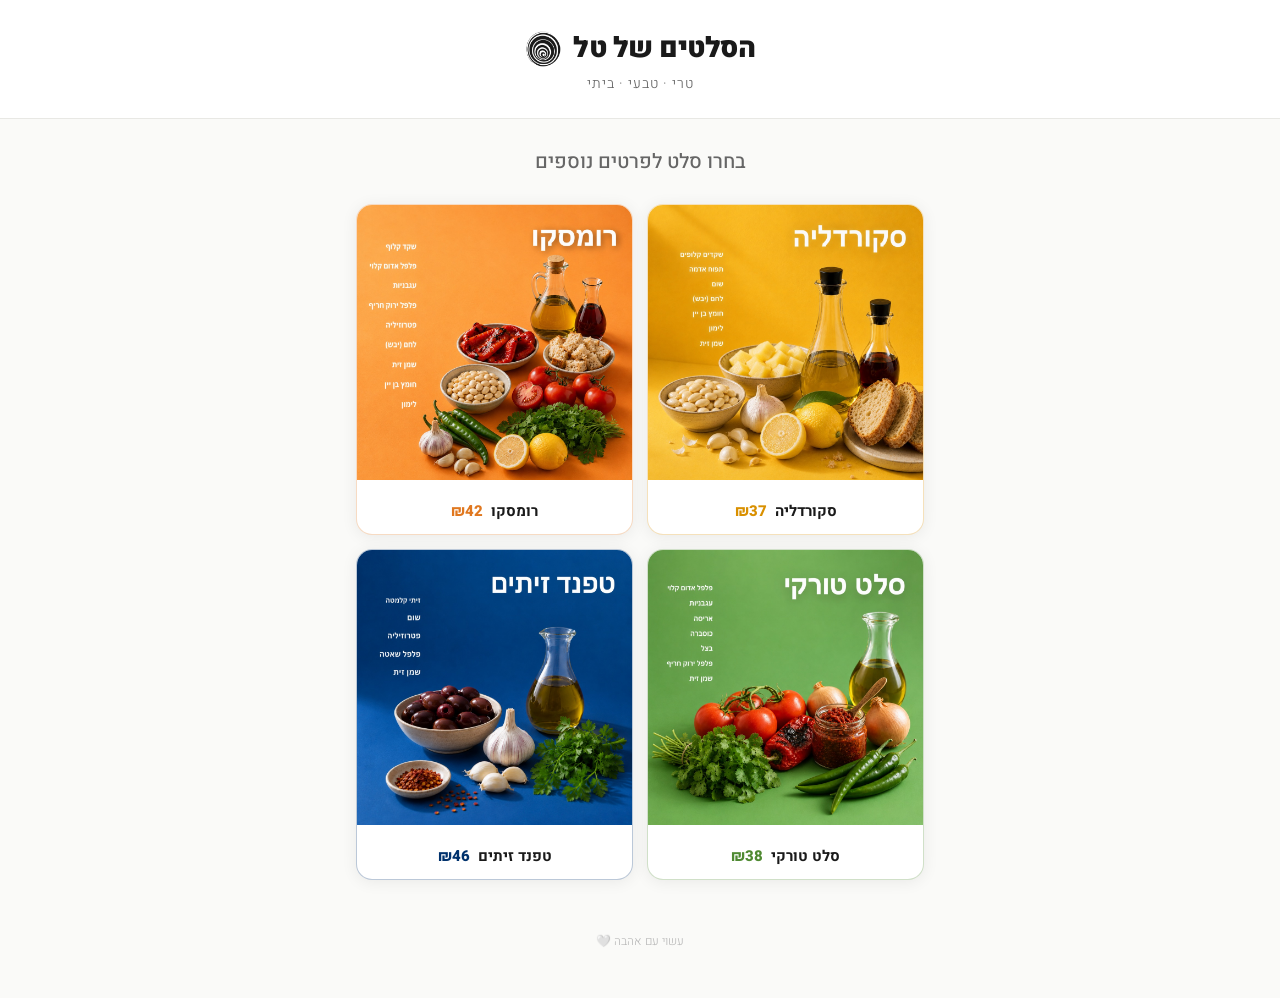
<file: index.html>
<!DOCTYPE html>
<html lang="he" dir="rtl">
<head>
  <meta charset="UTF-8" />
  <meta name="viewport" content="width=device-width, initial-scale=1.0" />
  <title>הסלטים של טל</title>
  <meta name="description" content="סלטים ביתיים טריים, טבעיים, עם אהבה" />
  <link rel="icon" type="image/png" href="logo.png" />
  <link rel="stylesheet" href="styles.css" />
</head>
<body>

  <header class="site-header">
    <div class="brand-row">
      <img class="site-logo" src="logo.png" alt="הסלטים של טל" />
      <div class="brand">הסלטים של טל</div>
    </div>
    <div class="tagline">טרי · טבעי · ביתי</div>
  </header>

  <div class="page-intro">
    <h2>בחרו סלט לפרטים נוספים</h2>
  </div>

  <div class="dips-grid" id="dips-grid">
    <!-- Cards injected by JS -->
  </div>

  <footer class="site-footer">
    עשוי עם אהבה 🤍
  </footer>

  <script>
    // Always fetch fresh data — bypasses browser cache
    fetch('data.js', { cache: 'no-cache' })
      .then(r => r.text())
      .then(code => {
        const getData = new Function(code + '; return dips;');
        renderGrid(getData());
      });

    function renderGrid(dips) {
      const grid = document.getElementById('dips-grid');
      Object.entries(dips).forEach(([id, dip]) => {
        const card = document.createElement('a');
        card.href = `dip.html?id=${id}`;
        card.className = 'dip-card';
        card.style.borderColor = dip.accent + '44';

        const priceHTML = dip.price
          ? `<span class="card-price" style="color:${dip.accent}">₪${dip.price}</span>`
          : '';
        const weightHTML = dip.weight
          ? `<span class="card-weight">כ-${dip.weight}</span>`
          : '';

        if (dip.image) {
          // Photo card — the graphic already shows the name
          card.classList.add('dip-card-photo');
          card.innerHTML = `
            <div class="card-photo"><img src="${dip.image}" alt="${dip.name}" loading="lazy" /></div>
            <div class="card-caption">${dip.name}${priceHTML}${weightHTML}</div>
          `;
        } else {
          // Fallback — emoji + color
          card.style.background = dip.color;
          card.innerHTML = `
            <span class="card-emoji">${dip.emoji}</span>
            <div class="card-name">${dip.name}</div>
            <div class="card-tagline">${dip.tagline}</div>
            ${priceHTML}${weightHTML}
          `;
        }
        grid.appendChild(card);
      });
    }
  </script>

</body>
</html>
</file>
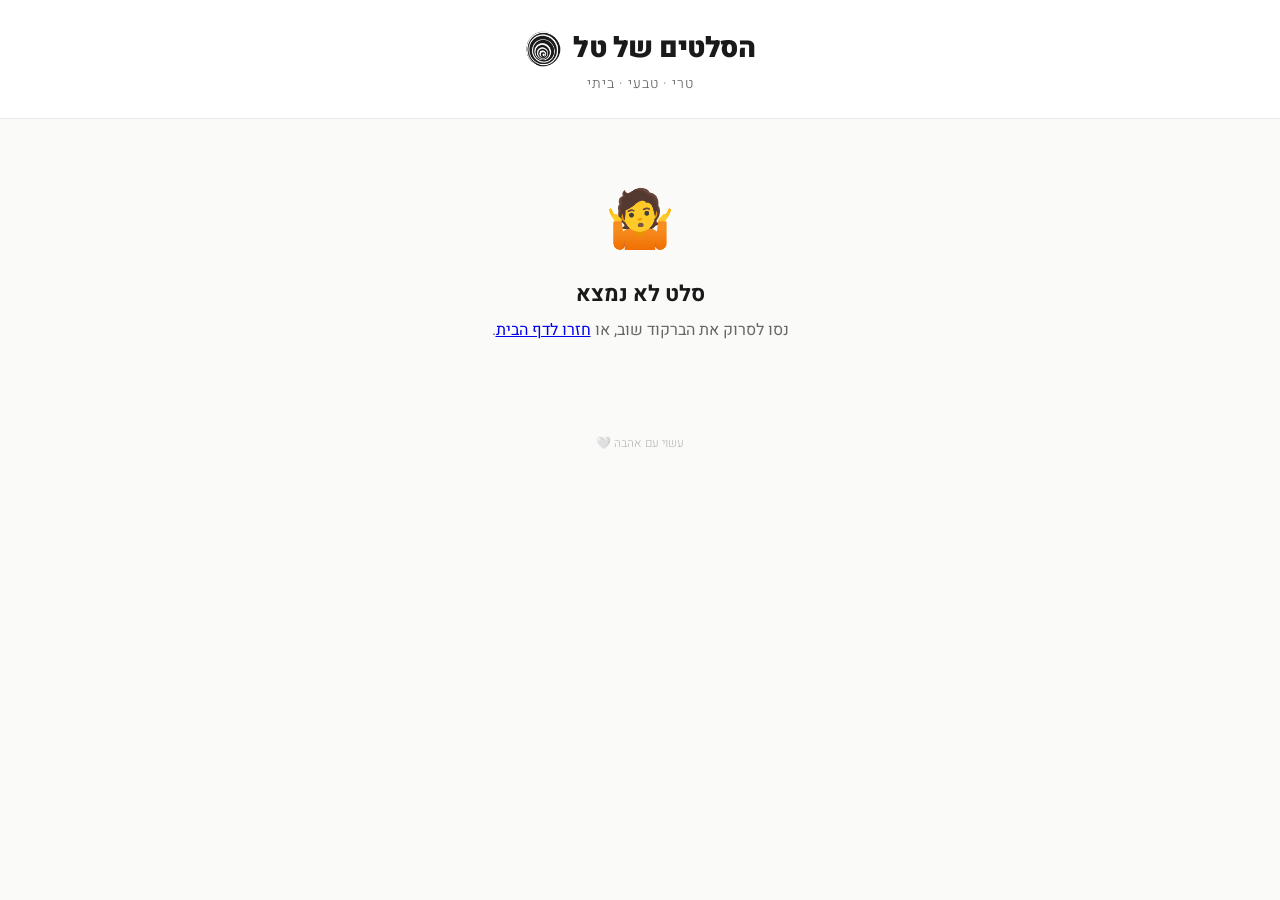
<file: dip.html>
<!DOCTYPE html>
<html lang="he" dir="rtl">
<head>
  <meta charset="UTF-8" />
  <meta name="viewport" content="width=device-width, initial-scale=1.0" />
  <title>הסלטים של טל</title>
  <link rel="icon" type="image/png" href="logo.png" />
  <link rel="stylesheet" href="styles.css" />
</head>
<body>

  <header class="site-header">
    <div class="brand-row">
      <img class="site-logo" src="logo.png" alt="הסלטים של טל" />
      <div class="brand">הסלטים של טל</div>
    </div>
    <div class="tagline">טרי · טבעי · ביתי</div>
  </header>

  <div id="content"></div>

  <footer class="site-footer">
    עשוי עם אהבה 🤍
  </footer>

  <script>
    // Always fetch fresh data — bypasses browser cache
    fetch('data.js', { cache: 'no-cache' })
      .then(r => r.text())
      .then(code => {
        const getData = new Function(code + '; return dips;');
        renderDip(getData());
      });

    function renderDip(dips) {
      const params  = new URLSearchParams(window.location.search);
      const id      = params.get('id');
      const dip     = dips[id];
      const content = document.getElementById('content');

      if (!dip) {
        content.innerHTML = `
          <div class="not-found">
            <span class="big-emoji">🤷</span>
            <h2>סלט לא נמצא</h2>
            <p>נסו לסרוק את הברקוד שוב, או <a href="index.html">חזרו לדף הבית</a>.</p>
          </div>`;
        return;
      }

      document.title = `${dip.name} — הסלטים של טל`;

      const ingredientsHTML = (dip.ingredients || []).map(i => `<li>${i}</li>`).join('');
      const usesHTML        = (dip.uses        || []).map(u => `<li>${u}</li>`).join('');

      const priceHTML = (dip.price || dip.weight)
        ? `<div class="dip-price-row">
             ${dip.price  ? `<span class="dip-price" style="color:${dip.accent}">₪${dip.price}</span>` : ''}
             ${dip.weight ? `<span class="dip-weight">כ-${dip.weight}</span>` : ''}
           </div>`
        : '';

      // Hero: photo if the dip has one (graphic already shows name + ingredients),
      // otherwise the classic emoji + name hero.
      const heroHTML = dip.image
        ? `<div class="dip-hero-img">
             <img src="${dip.image}" alt="${dip.name}" />
           </div>
           ${dip.tagline ? `<div class="dip-tagline-under">${dip.tagline}</div>` : ''}`
        : `<div class="dip-hero" style="background:${dip.color}; margin:16px 16px 0; border-radius:16px;">
             <span class="dip-emoji">${dip.emoji}</span>
             <div class="dip-name">${dip.name}</div>
             <div class="dip-tagline">${dip.tagline}</div>
           </div>`;

      // With a photo we skip the duplicate "מה בפנים" (ingredients) block,
      // since the name and ingredients already appear inside the graphic.
      const ingredientsBlock = dip.image ? '' : `
          <div class="section-card">
            <div class="section-label">מה בפנים</div>
            <ul class="ingredients-list">${ingredientsHTML}</ul>
          </div>`;

      content.innerHTML = `
        <div class="dip-page">
          <a href="index.html" class="back-btn">← כל הסלטים</a>

          ${heroHTML}
          ${priceHTML}

          <div style="height:16px"></div>

          <div class="section-card">
            <div class="section-label">על הסלט</div>
            <div class="section-body">${dip.description}</div>
          </div>
          ${ingredientsBlock}
          <div class="section-card">
            <div class="section-label" style="color:${dip.accent}">איך להשתמש</div>
            <ul class="uses-list">${usesHTML}</ul>
          </div>
        </div>`;

      // Accent color for checkmarks
      const style = document.createElement('style');
      style.textContent = `.uses-list li::before { color: ${dip.accent}; }`;
      document.head.appendChild(style);
    }
  </script>

</body>
</html>
</file>
<file: styles.css>
@import url('https://fonts.googleapis.com/css2?family=Heebo:wght@300;400;500;700;900&display=swap');

*, *::before, *::after {
  box-sizing: border-box;
  margin: 0;
  padding: 0;
}

:root {
  --bg: #fafaf8;
  --text: #1a1a1a;
  --text-muted: #666;
  --border: #e8e8e4;
  --card-shadow: 0 2px 16px rgba(0,0,0,0.07);
  --radius: 16px;
  --radius-sm: 10px;
}

html {
  direction: rtl;
  font-family: 'Heebo', sans-serif;
  background: var(--bg);
  color: var(--text);
  -webkit-font-smoothing: antialiased;
}

body {
  min-height: 100vh;
  padding-bottom: 48px;
}

/* ── Header ── */
.site-header {
  padding: 28px 24px 24px;
  text-align: center;
  border-bottom: 1px solid var(--border);
  background: #fff;
}

.site-header .brand-row {
  display: flex;
  align-items: center;
  justify-content: center;
  gap: 12px;
  flex-direction: row-reverse;
}

.site-header .site-logo {
  width: 36px;
  height: 36px;
  object-fit: contain;
  display: block;
  flex-shrink: 0;
}

.site-header .brand {
  font-size: 28px;
  font-weight: 900;
  letter-spacing: -0.5px;
  color: var(--text);
}

.site-header .tagline {
  font-size: 14px;
  font-weight: 300;
  color: var(--text-muted);
  margin-top: 4px;
  letter-spacing: 1px;
}

/* ── Index page grid ── */
.page-intro {
  padding: 28px 24px 8px;
  text-align: center;
}

.page-intro h2 {
  font-size: 20px;
  font-weight: 500;
  color: var(--text-muted);
}

.dips-grid {
  display: grid;
  grid-template-columns: 1fr 1fr;
  gap: 14px;
  padding: 20px 16px;
  max-width: 600px;
  margin: 0 auto;
}

.dip-card {
  background: #fff;
  border-radius: var(--radius);
  box-shadow: var(--card-shadow);
  padding: 20px 16px;
  text-decoration: none;
  color: inherit;
  display: flex;
  flex-direction: column;
  gap: 8px;
  transition: transform 0.15s ease, box-shadow 0.15s ease;
  border: 1.5px solid transparent;
  cursor: pointer;
}

.dip-card:active {
  transform: scale(0.97);
}

.dip-card .card-emoji {
  font-size: 32px;
  line-height: 1;
}

.dip-card .card-name {
  font-size: 16px;
  font-weight: 700;
  line-height: 1.3;
}

.dip-card .card-tagline {
  font-size: 12px;
  font-weight: 300;
  color: var(--text-muted);
  line-height: 1.4;
}

/* Photo cards — full graphic + name caption */
.dip-card-photo {
  padding: 0;
  overflow: hidden;
}

.dip-card-photo .card-photo {
  width: 100%;
  aspect-ratio: 1 / 1;
  background: var(--bg);
}

.dip-card-photo .card-photo img {
  width: 100%;
  height: 100%;
  object-fit: cover;
  display: block;
}

.dip-card-photo .card-caption {
  font-size: 15px;
  font-weight: 700;
  text-align: center;
  padding: 12px 10px;
  display: flex;
  align-items: center;
  justify-content: center;
  gap: 8px;
}

.card-price {
  font-weight: 800;
  font-size: 15px;
}

.card-weight {
  font-weight: 500;
  font-size: 12px;
  color: var(--text-muted);
  margin-right: 6px;
}

/* ── Dip detail page ── */
.dip-page {
  max-width: 480px;
  margin: 0 auto;
  padding: 0 0 40px;
}

.dip-hero {
  padding: 36px 24px 28px;
  text-align: center;
}

.dip-hero .dip-emoji {
  font-size: 64px;
  line-height: 1;
  margin-bottom: 16px;
  display: block;
}

.dip-hero .dip-name {
  font-size: 32px;
  font-weight: 900;
  letter-spacing: -0.5px;
}

.dip-hero .dip-tagline {
  font-size: 16px;
  font-weight: 300;
  color: var(--text-muted);
  margin-top: 6px;
  font-style: italic;
}

/* Photo hero — the full graphic */
.dip-hero-img {
  margin: 16px 16px 0;
  border-radius: var(--radius);
  overflow: hidden;
  box-shadow: var(--card-shadow);
}

.dip-hero-img img {
  width: 100%;
  display: block;
}

.dip-tagline-under {
  text-align: center;
  font-size: 16px;
  font-weight: 300;
  font-style: italic;
  color: var(--text-muted);
  margin: 14px 24px 0;
}

.dip-price-row {
  display: flex;
  align-items: baseline;
  justify-content: center;
  gap: 10px;
  margin: 12px 24px 0;
  flex-wrap: wrap;
}

.dip-price {
  font-size: 26px;
  font-weight: 900;
}

.dip-weight {
  font-size: 15px;
  font-weight: 500;
  color: var(--text-muted);
}

.section-card {
  background: #fff;
  border-radius: var(--radius);
  box-shadow: var(--card-shadow);
  margin: 0 16px 14px;
  overflow: hidden;
}

.section-card .section-label {
  font-size: 11px;
  font-weight: 700;
  letter-spacing: 1.5px;
  text-transform: uppercase;
  color: var(--text-muted);
  padding: 16px 20px 4px;
}

.section-card .section-body {
  padding: 8px 20px 20px;
  font-size: 15px;
  font-weight: 400;
  line-height: 1.7;
  color: var(--text);
}

.ingredients-list {
  list-style: none;
  display: flex;
  flex-wrap: wrap;
  gap: 8px;
  padding: 8px 20px 20px;
}

.ingredients-list li {
  font-size: 13px;
  font-weight: 500;
  padding: 5px 12px;
  border-radius: 99px;
  background: var(--bg);
  border: 1px solid var(--border);
}

.uses-list {
  list-style: none;
  padding: 8px 20px 20px;
  display: flex;
  flex-direction: column;
  gap: 10px;
}

.uses-list li {
  font-size: 15px;
  display: flex;
  align-items: flex-start;
  gap: 10px;
}

.uses-list li::before {
  content: "✓";
  font-weight: 700;
  flex-shrink: 0;
  margin-top: 2px;
}

/* ── Back button ── */
.back-btn {
  display: inline-flex;
  align-items: center;
  gap: 6px;
  padding: 10px 20px;
  margin: 20px 16px 0;
  background: none;
  border: 1.5px solid var(--border);
  border-radius: 99px;
  font-family: 'Heebo', sans-serif;
  font-size: 14px;
  font-weight: 500;
  cursor: pointer;
  color: var(--text-muted);
  text-decoration: none;
  transition: border-color 0.15s, color 0.15s;
}

.back-btn:hover {
  border-color: var(--text);
  color: var(--text);
}

/* ── Footer ── */
.site-footer {
  text-align: center;
  padding: 32px 24px 0;
  font-size: 12px;
  color: #bbb;
  font-weight: 300;
}

/* ── Not found ── */
.not-found {
  text-align: center;
  padding: 60px 24px;
  color: var(--text-muted);
}

.not-found .big-emoji {
  font-size: 56px;
  display: block;
  margin-bottom: 16px;
}

.not-found h2 {
  font-size: 22px;
  font-weight: 700;
  margin-bottom: 8px;
  color: var(--text);
}

/* ── QR helper page ── */
.qr-page {
  max-width: 600px;
  margin: 0 auto;
  padding: 24px 16px 48px;
}

.qr-page h2 {
  font-size: 22px;
  font-weight: 700;
  margin-bottom: 6px;
}

.qr-page .subtitle {
  font-size: 14px;
  color: var(--text-muted);
  margin-bottom: 24px;
}

.qr-item {
  background: #fff;
  border-radius: var(--radius);
  box-shadow: var(--card-shadow);
  padding: 20px;
  margin-bottom: 14px;
  display: flex;
  align-items: center;
  gap: 16px;
}

.qr-item .qr-info {
  flex: 1;
}

.qr-item .qr-name {
  font-size: 17px;
  font-weight: 700;
}

.qr-item .qr-url {
  font-size: 11px;
  color: var(--text-muted);
  margin-top: 4px;
  word-break: break-all;
  direction: ltr;
  text-align: right;
}

.qr-item .qr-code-box {
  flex-shrink: 0;
}

.qr-item img {
  display: block;
  border-radius: 8px;
}

.qr-note {
  font-size: 13px;
  color: var(--text-muted);
  background: #fff;
  border-radius: var(--radius-sm);
  padding: 16px;
  border: 1px solid var(--border);
  line-height: 1.6;
  margin-bottom: 24px;
}

/* ── Responsive ── */
@media (max-width: 360px) {
  .dips-grid {
    grid-template-columns: 1fr;
  }
}
</file>
